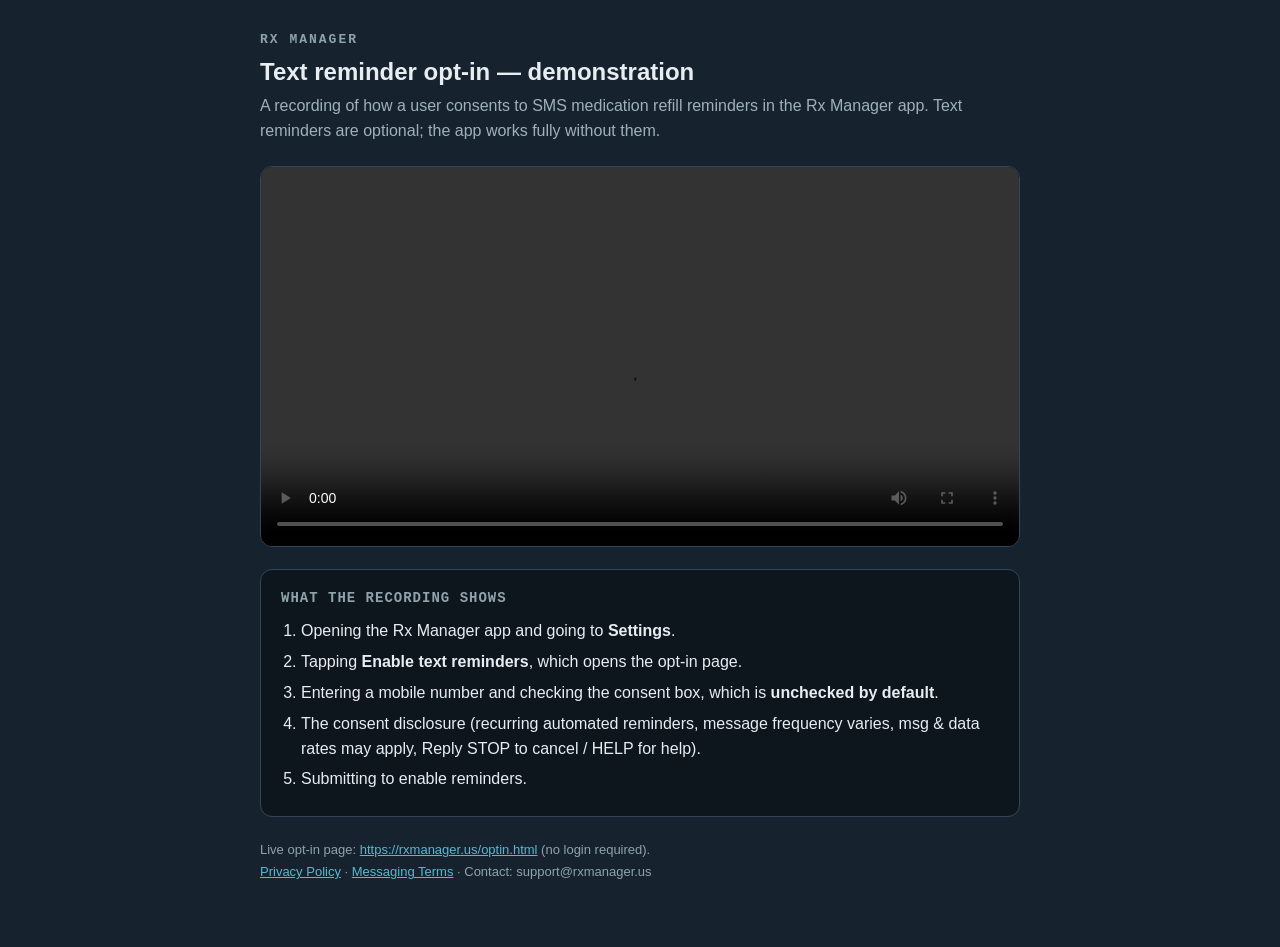
<file: docs/optin-demo.html>
<!DOCTYPE html>
<html lang="en">
<head>
<meta charset="utf-8">
<title>Rx Manager — Text Reminder Opt-In Demonstration</title>
<meta name="viewport" content="width=device-width, initial-scale=1, viewport-fit=cover">
<link rel="icon" href="apple-touch-icon.png">
<style>
  *{box-sizing:border-box}
  body{margin:0;background:#16232e;color:#e7eef1;font-family:'Helvetica Neue',Helvetica,Arial,sans-serif;line-height:1.55;
       display:flex;justify-content:center;padding:32px 16px 64px}
  .card{width:100%;max-width:760px}
  .brand{font:700 13px ui-monospace,monospace;letter-spacing:2px;color:#8fa3ad}
  h1{font-size:24px;margin:6px 0 4px}
  .sub{color:#9fb0bd;margin:0 0 22px}
  video{width:100%;border:1px solid #33465a;border-radius:12px;background:#000;display:block}
  .steps{background:#0d161d;border:1px solid #33465a;border-radius:12px;padding:18px 20px;margin-top:22px}
  .steps h2{font-size:14px;letter-spacing:1px;color:#8fa3ad;margin:0 0 10px;text-transform:uppercase;font-family:ui-monospace,monospace}
  ol{margin:0;padding-left:20px}
  li{margin:6px 0}
  .fine{margin-top:22px;font-size:13px;color:#8fa3ad;line-height:1.7}
  a{color:#5bb7cf}
</style>
</head>
<body>
  <div class="card">
    <div class="brand">RX MANAGER</div>
    <h1>Text reminder opt-in — demonstration</h1>
    <p class="sub">A recording of how a user consents to SMS medication refill reminders in the Rx Manager app. Text reminders are optional; the app works fully without them.</p>

    <video controls preload="metadata" playsinline>
      <source src="optin-demo.mp4" type="video/mp4">
      Your browser can't play this video. <a href="optin-demo.mp4">Download it here.</a>
    </video>

    <div class="steps">
      <h2>What the recording shows</h2>
      <ol>
        <li>Opening the Rx Manager app and going to <b>Settings</b>.</li>
        <li>Tapping <b>Enable text reminders</b>, which opens the opt-in page.</li>
        <li>Entering a mobile number and checking the consent box, which is <b>unchecked by default</b>.</li>
        <li>The consent disclosure (recurring automated reminders, message frequency varies, msg &amp; data rates may apply, Reply STOP to cancel / HELP for help).</li>
        <li>Submitting to enable reminders.</li>
      </ol>
    </div>

    <div class="fine">
      Live opt-in page: <a href="https://rxmanager.us/optin.html">https://rxmanager.us/optin.html</a> (no login required).<br>
      <a href="https://rxmanager.us/privacy.html">Privacy Policy</a> &middot; <a href="https://rxmanager.us/terms.html">Messaging Terms</a> &middot; Contact: support@rxmanager.us
    </div>
  </div>
</body>
</html>
</file>
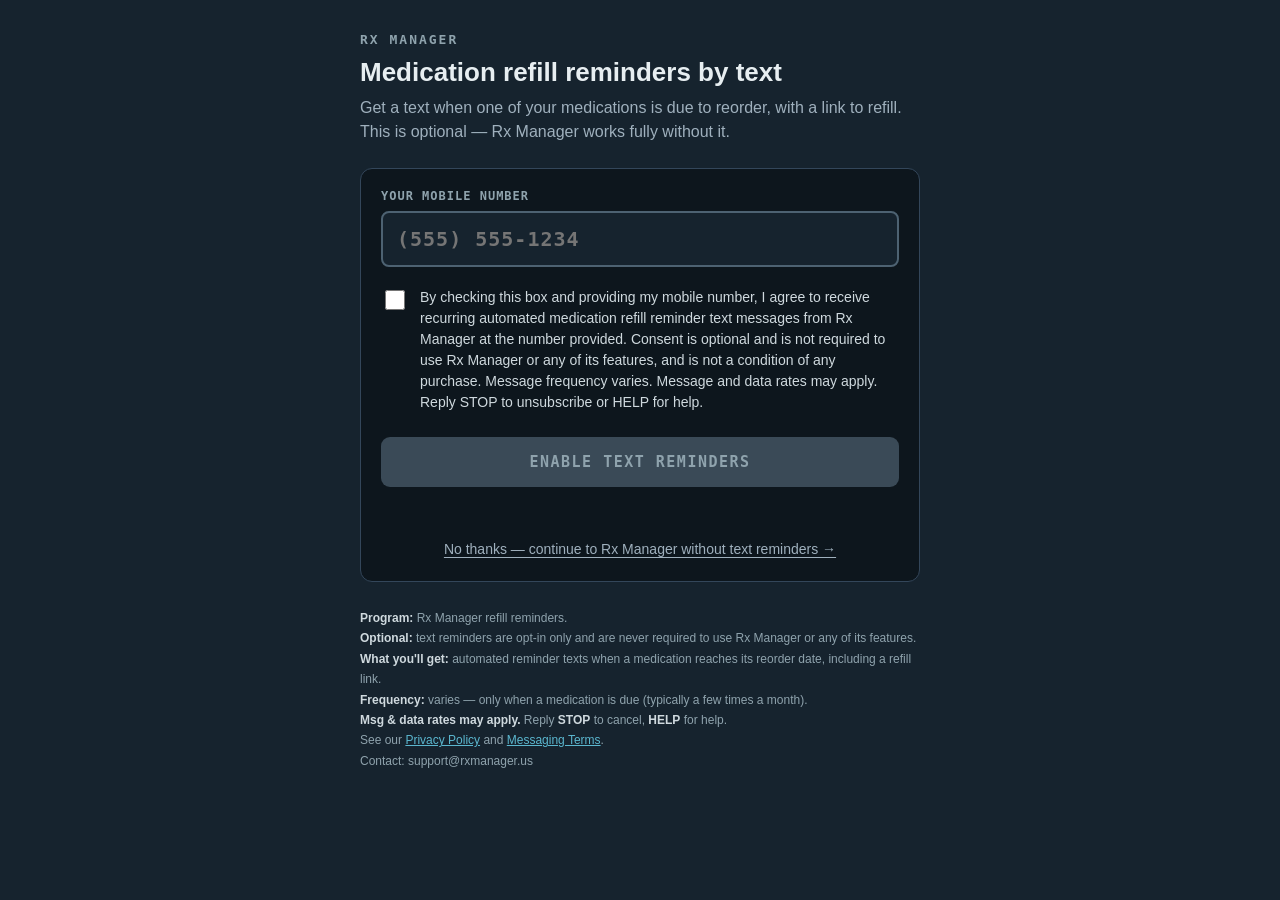
<file: docs/optin.html>
<!DOCTYPE html>
<html lang="en">
<head>
<meta charset="utf-8">
<title>Rx Manager — Text Reminder Sign-Up</title>
<meta name="viewport" content="width=device-width, initial-scale=1, viewport-fit=cover">
<link rel="icon" href="apple-touch-icon.png">
<style>
  *{box-sizing:border-box}
  body{margin:0;background:#16232e;color:#e7eef1;font-family:'Helvetica Neue',Helvetica,Arial,sans-serif;line-height:1.5;
       display:flex;justify-content:center;padding:32px 16px 64px}
  .card{width:100%;max-width:560px}
  .brand{font:700 13px ui-monospace,monospace;letter-spacing:2px;color:#8fa3ad}
  h1{font-size:26px;margin:6px 0 4px}
  .sub{color:#9fb0bd;margin:0 0 24px}
  .box{background:#0d161d;border:1px solid #33465a;border-radius:12px;padding:20px}
  label.fld{display:block;font:600 12px ui-monospace,monospace;letter-spacing:1px;color:#8fa3ad;margin-bottom:8px}
  input[type=tel]{width:100%;background:#16232e;border:2px solid #4d6272;border-radius:8px;color:#fff;
       font:600 20px ui-monospace,monospace;padding:14px;letter-spacing:1px}
  input[type=tel]:focus{outline:none;border-color:#0e7490}
  .consent{display:flex;gap:12px;align-items:flex-start;margin:20px 0 4px;font-size:14px;color:#cfd9de}
  .consent input{margin-top:3px;width:20px;height:20px;flex-shrink:0}
  button{margin-top:20px;width:100%;border:none;border-radius:9px;background:#0e7490;color:#fff;
       font:700 15px ui-monospace,monospace;letter-spacing:1.5px;padding:16px;cursor:pointer}
  button:disabled{background:#3a4a57;color:#8fa3ad;cursor:not-allowed}
  .msg{margin-top:14px;font:600 13px ui-monospace,monospace;min-height:18px}
  .ok{color:#3fb56b}.err{color:#ff8a80}
  .skip{text-align:center;margin-top:18px}
  .skip a{color:#9fb0bd;font-size:14px;text-decoration:underline;text-underline-offset:3px}
  .fine{margin-top:26px;font-size:12px;color:#8fa3ad;line-height:1.7}
  .fine b{color:#cfd9de}
  a{color:#5bb7cf}
  .done{display:none;background:#0d161d;border:1px solid #2f5d3f;border-radius:12px;padding:24px;text-align:center}
  .done h2{color:#3fb56b;margin:0 0 8px;font-size:20px}
</style>
</head>
<body>
  <div class="card">
    <div class="brand">RX MANAGER</div>
    <h1>Medication refill reminders by text</h1>
    <p class="sub">Get a text when one of your medications is due to reorder, with a link to refill. This is optional &mdash; Rx Manager works fully without it.</p>

    <div class="box" id="form">
      <label class="fld" for="phone">YOUR MOBILE NUMBER</label>
      <input id="phone" type="tel" inputmode="tel" autocomplete="tel" placeholder="(555) 555-1234">

      <label class="consent">
        <input type="checkbox" id="consent">
        <span id="consentText">By checking this box and providing my mobile number, I agree to receive recurring
        automated medication refill reminder text messages from Rx Manager at the number provided.
        Consent is optional and is not required to use Rx Manager or any of its features, and is not a
        condition of any purchase. Message frequency varies. Message and data rates may apply.
        Reply STOP to unsubscribe or HELP for help.</span>
      </label>

      <button id="submit" disabled>ENABLE TEXT REMINDERS</button>
      <div class="msg" id="msg"></div>
      <div class="skip"><a href="index.html">No thanks &mdash; continue to Rx Manager without text reminders &rarr;</a></div>
    </div>

    <div class="done" id="done">
      <h2>✓ You're signed up</h2>
      <p id="doneMsg">Reminders will go to your number when a medication is due to reorder.</p>
    </div>

    <div class="fine">
      <b>Program:</b> Rx Manager refill reminders.<br>
      <b>Optional:</b> text reminders are opt-in only and are never required to use Rx Manager or any of its features.<br>
      <b>What you'll get:</b> automated reminder texts when a medication reaches its reorder date, including a refill link.<br>
      <b>Frequency:</b> varies — only when a medication is due (typically a few times a month).<br>
      <b>Msg &amp; data rates may apply.</b> Reply <b>STOP</b> to cancel, <b>HELP</b> for help.<br>
      See our <a href="https://rxmanager.us/privacy.html">Privacy Policy</a> and <a href="https://rxmanager.us/terms.html">Messaging Terms</a>.<br>
      Contact: support@rxmanager.us
    </div>
  </div>

<script>
  var CFG = {
    url: 'https://dmznzmtbtlxlssffjqvi.supabase.co/functions/v1/rx-optin',
    key: 'sb_publishable_6DEaXZIAtw2Y1VeXPkXkYA_4Xz-qUQQ'
  };
  var phone = document.getElementById('phone');
  var consent = document.getElementById('consent');
  var submit = document.getElementById('submit');
  var msg = document.getElementById('msg');
  function refresh(){ submit.disabled = !(consent.checked && phone.value.replace(/\D/g,'').length >= 10); }
  phone.addEventListener('input', refresh);
  consent.addEventListener('change', refresh);
  submit.addEventListener('click', function(){
    submit.disabled = true; msg.className = 'msg'; msg.textContent = 'Saving…';
    fetch(CFG.url, {
      method: 'POST',
      headers: { 'Content-Type':'application/json', 'apikey': CFG.key, 'Authorization':'Bearer '+CFG.key },
      body: JSON.stringify({
        phone: phone.value,
        consent: true,
        consent_text: document.getElementById('consentText').textContent.trim(),
        ua: navigator.userAgent
      })
    }).then(function(r){ return r.json().then(function(j){ return { ok:r.ok, j:j }; }); })
      .then(function(res){
        if (!res.ok) { msg.className='msg err'; msg.textContent = res.j.error || 'Something went wrong.'; submit.disabled=false; return; }
        document.getElementById('form').style.display='none';
        document.getElementById('done').style.display='block';
        document.getElementById('doneMsg').textContent = 'Reminders will go to ' + res.j.phone + ' when a medication is due to reorder. Reply STOP anytime to cancel.';
      })
      .catch(function(){ msg.className='msg err'; msg.textContent='Network error — try again.'; submit.disabled=false; });
  });
</script>
</body>
</html>
</file>
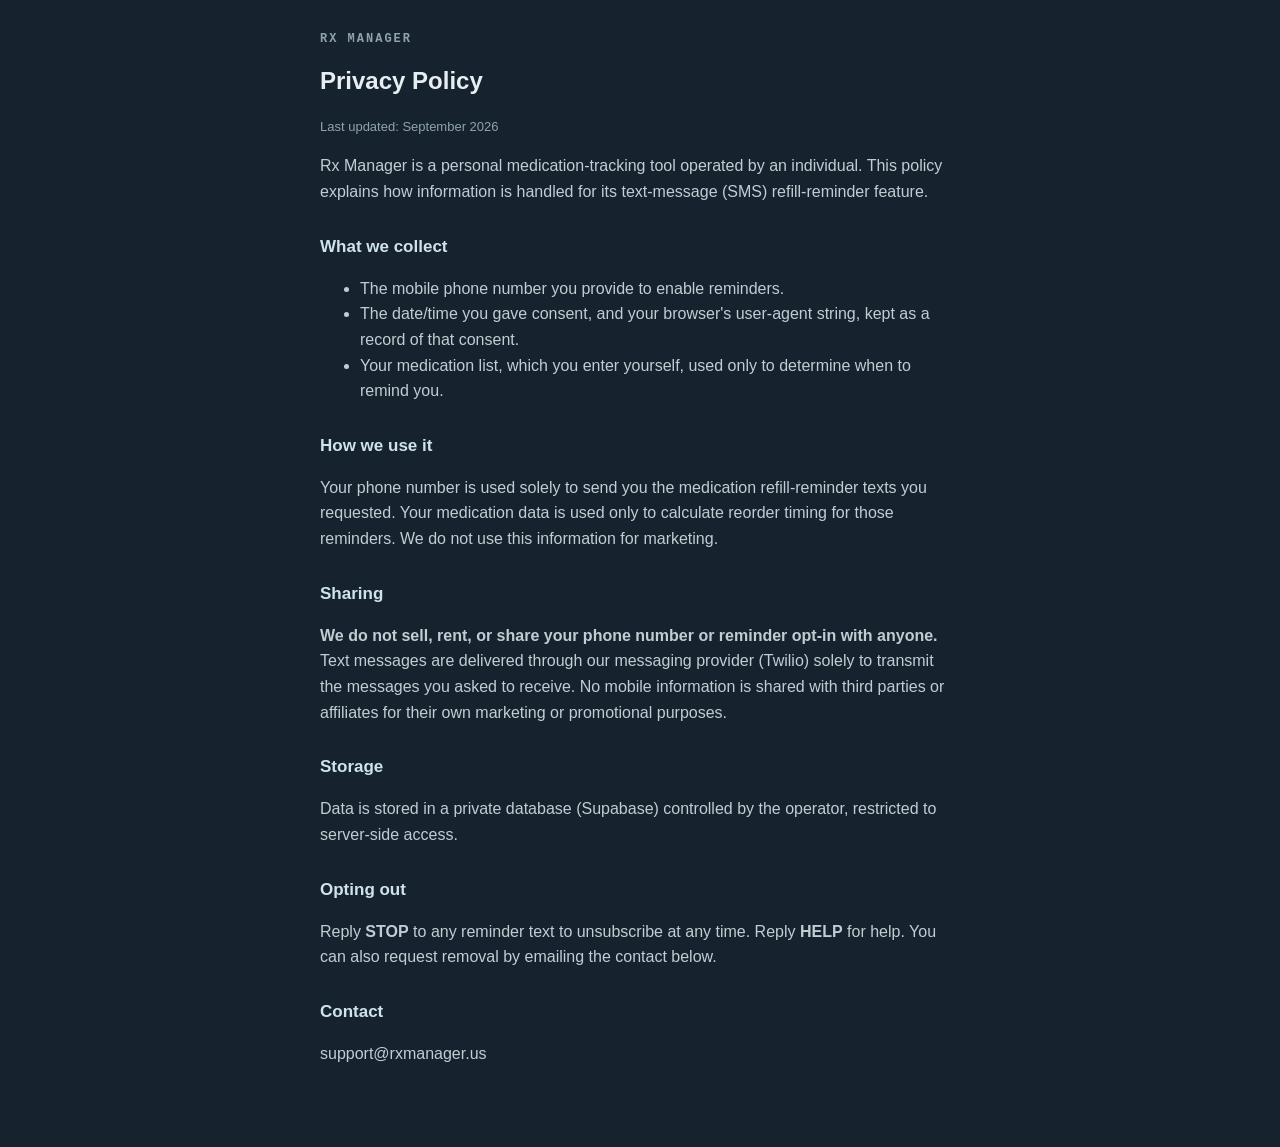
<file: docs/privacy.html>
<!DOCTYPE html>
<html lang="en">
<head>
<meta charset="utf-8">
<title>Rx Manager — Privacy Policy</title>
<meta name="viewport" content="width=device-width, initial-scale=1">
<style>
  body{margin:0;background:#16232e;color:#e7eef1;font-family:'Helvetica Neue',Helvetica,Arial,sans-serif;line-height:1.6;
       display:flex;justify-content:center;padding:32px 16px 64px}
  .card{width:100%;max-width:640px}
  h1{font-size:24px}h2{font-size:17px;margin-top:28px;color:#cfe3ea}
  p,li{color:#c3ccd2}a{color:#5bb7cf}.brand{font:700 12px ui-monospace,monospace;letter-spacing:2px;color:#8fa3ad}
  .muted{color:#8fa3ad;font-size:13px}
</style>
</head>
<body>
<div class="card">
  <div class="brand">RX MANAGER</div>
  <h1>Privacy Policy</h1>
  <p class="muted">Last updated: September 2026</p>

  <p>Rx Manager is a personal medication-tracking tool operated by an individual. This policy explains how
  information is handled for its text-message (SMS) refill-reminder feature.</p>

  <h2>What we collect</h2>
  <ul>
    <li>The mobile phone number you provide to enable reminders.</li>
    <li>The date/time you gave consent, and your browser's user-agent string, kept as a record of that consent.</li>
    <li>Your medication list, which you enter yourself, used only to determine when to remind you.</li>
  </ul>

  <h2>How we use it</h2>
  <p>Your phone number is used solely to send you the medication refill-reminder texts you requested. Your
  medication data is used only to calculate reorder timing for those reminders. We do not use this information
  for marketing.</p>

  <h2>Sharing</h2>
  <p><b>We do not sell, rent, or share your phone number or reminder opt-in with anyone.</b> Text messages are
  delivered through our messaging provider (Twilio) solely to transmit the messages you asked to receive.
  No mobile information is shared with third parties or affiliates for their own marketing or promotional purposes.</p>

  <h2>Storage</h2>
  <p>Data is stored in a private database (Supabase) controlled by the operator, restricted to server-side access.</p>

  <h2>Opting out</h2>
  <p>Reply <b>STOP</b> to any reminder text to unsubscribe at any time. Reply <b>HELP</b> for help. You can also
  request removal by emailing the contact below.</p>

  <h2>Contact</h2>
  <p>support@rxmanager.us</p>
</div>
</body>
</html>
</file>
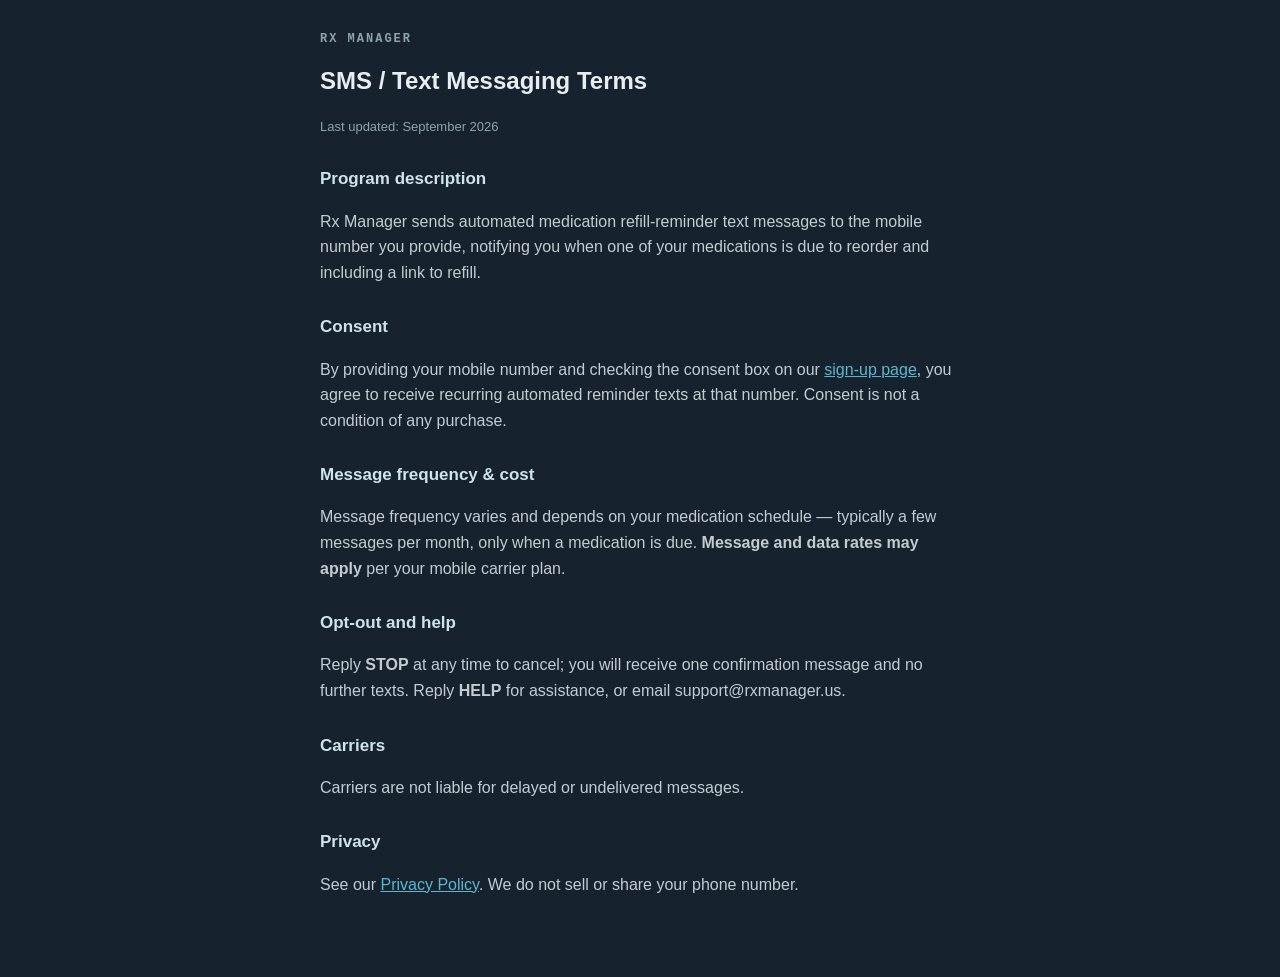
<file: docs/terms.html>
<!DOCTYPE html>
<html lang="en">
<head>
<meta charset="utf-8">
<title>Rx Manager — Messaging Terms</title>
<meta name="viewport" content="width=device-width, initial-scale=1">
<style>
  body{margin:0;background:#16232e;color:#e7eef1;font-family:'Helvetica Neue',Helvetica,Arial,sans-serif;line-height:1.6;
       display:flex;justify-content:center;padding:32px 16px 64px}
  .card{width:100%;max-width:640px}
  h1{font-size:24px}h2{font-size:17px;margin-top:28px;color:#cfe3ea}
  p,li{color:#c3ccd2}a{color:#5bb7cf}.brand{font:700 12px ui-monospace,monospace;letter-spacing:2px;color:#8fa3ad}
  .muted{color:#8fa3ad;font-size:13px}
</style>
</head>
<body>
<div class="card">
  <div class="brand">RX MANAGER</div>
  <h1>SMS / Text Messaging Terms</h1>
  <p class="muted">Last updated: September 2026</p>

  <h2>Program description</h2>
  <p>Rx Manager sends automated medication refill-reminder text messages to the mobile number you provide,
  notifying you when one of your medications is due to reorder and including a link to refill.</p>

  <h2>Consent</h2>
  <p>By providing your mobile number and checking the consent box on our
  <a href="https://rxmanager.us/optin.html">sign-up page</a>, you agree to receive recurring automated reminder texts at that number.
  Consent is not a condition of any purchase.</p>

  <h2>Message frequency &amp; cost</h2>
  <p>Message frequency varies and depends on your medication schedule — typically a few messages per month,
  only when a medication is due. <b>Message and data rates may apply</b> per your mobile carrier plan.</p>

  <h2>Opt-out and help</h2>
  <p>Reply <b>STOP</b> at any time to cancel; you will receive one confirmation message and no further texts.
  Reply <b>HELP</b> for assistance, or email support@rxmanager.us.</p>

  <h2>Carriers</h2>
  <p>Carriers are not liable for delayed or undelivered messages.</p>

  <h2>Privacy</h2>
  <p>See our <a href="https://rxmanager.us/privacy.html">Privacy Policy</a>. We do not sell or share your phone number.</p>
</div>
</body>
</html>
</file>
